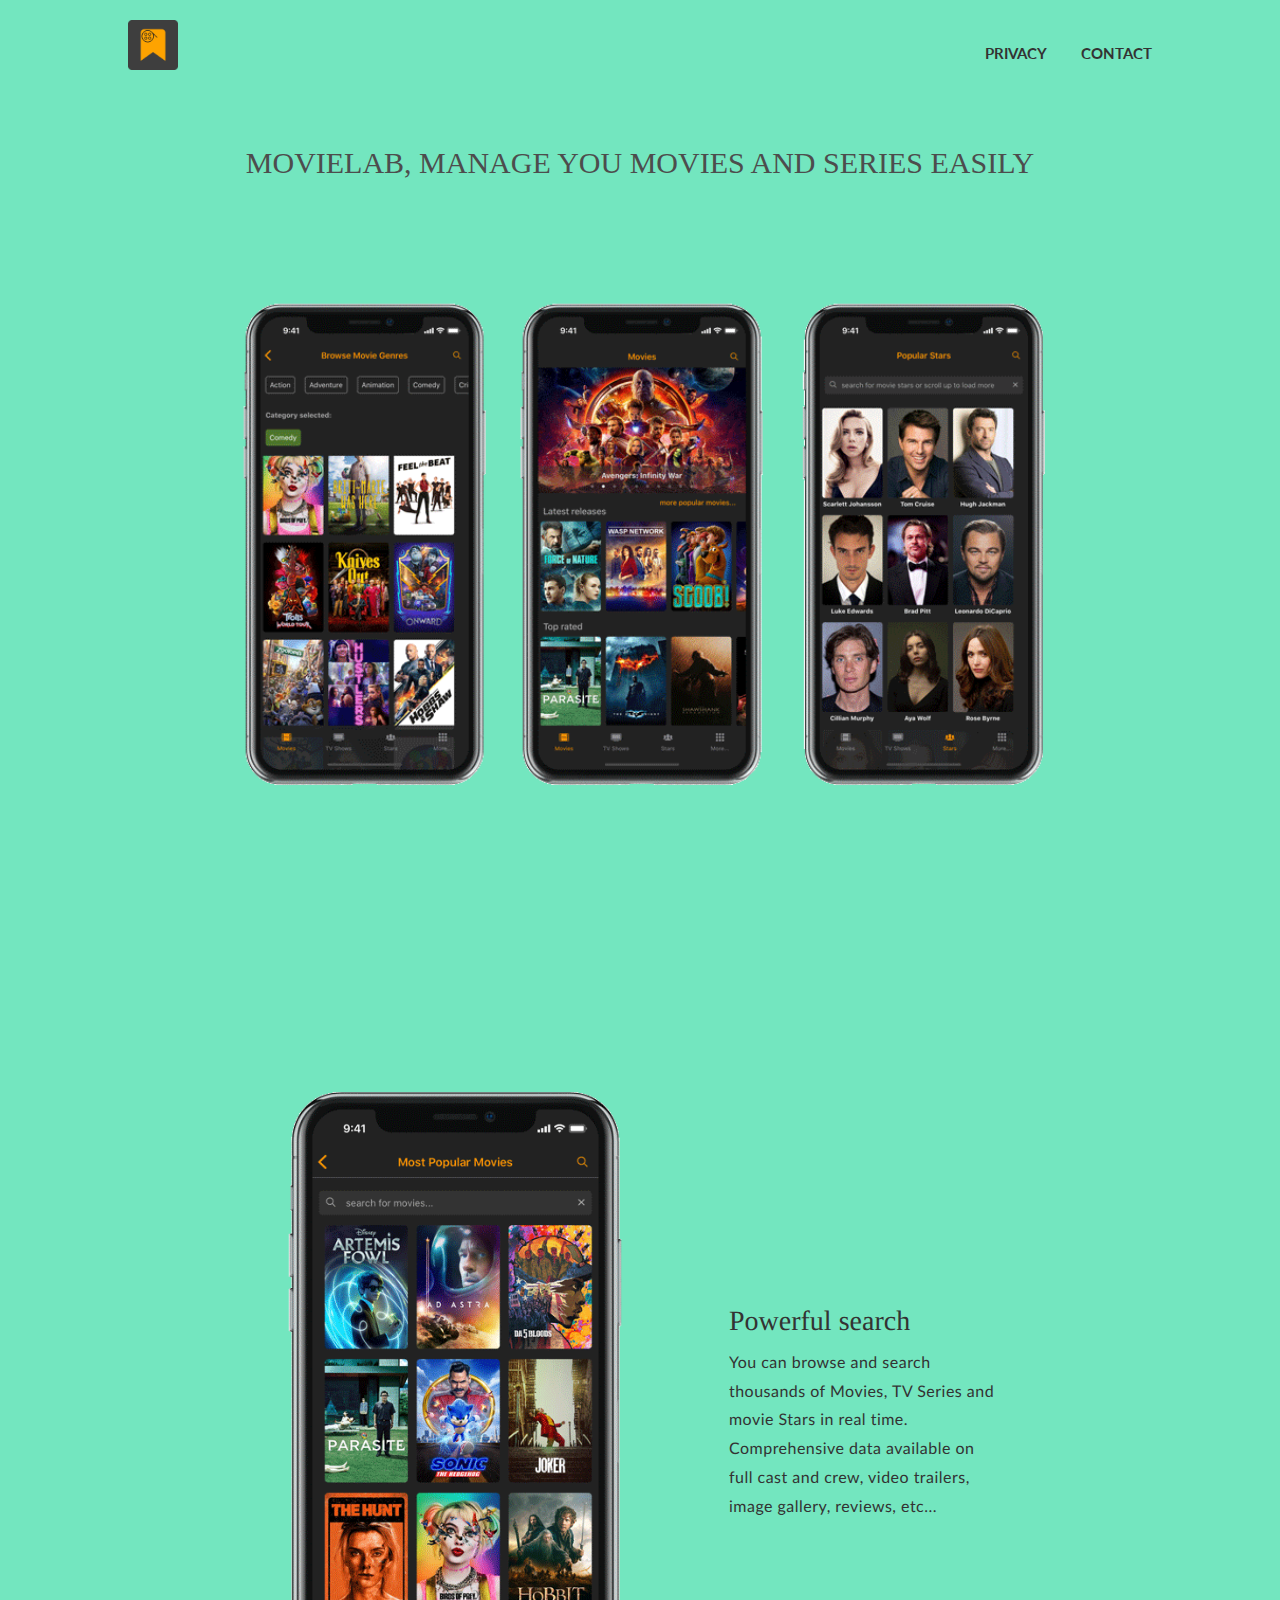
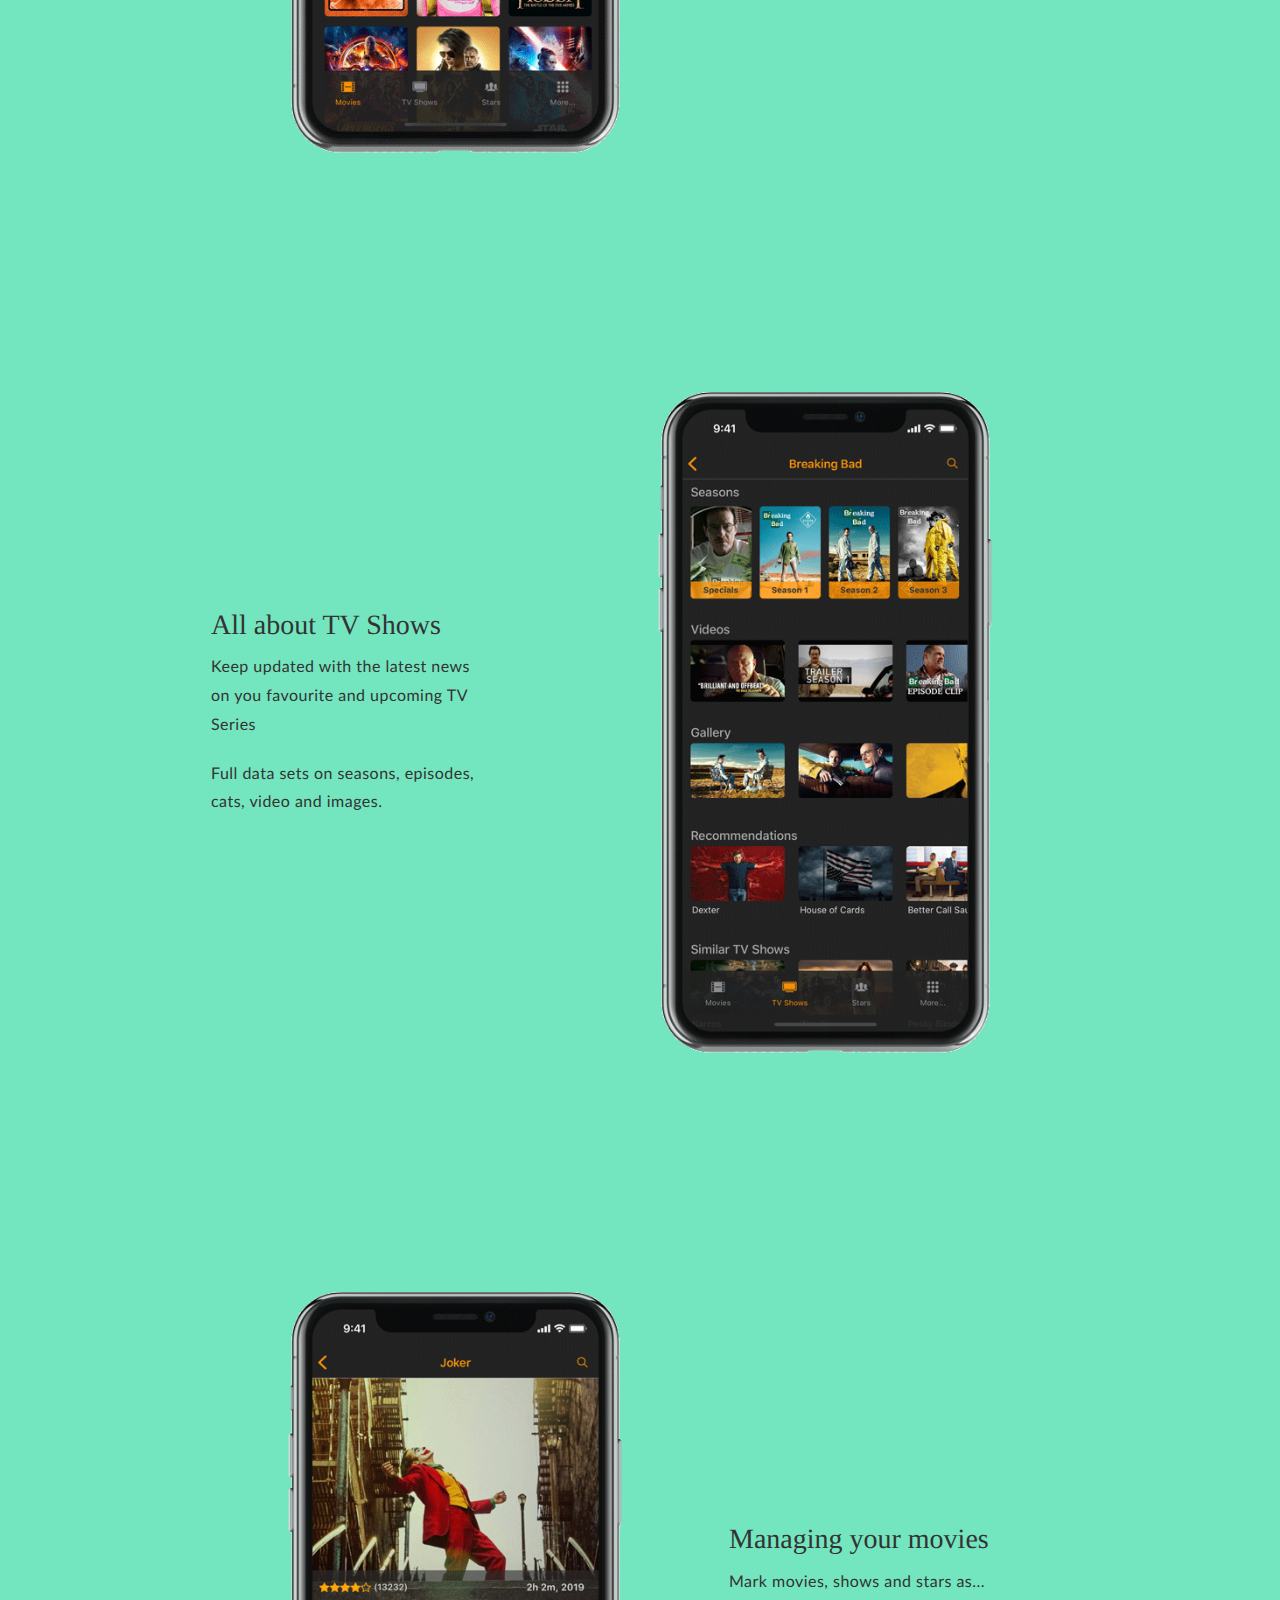
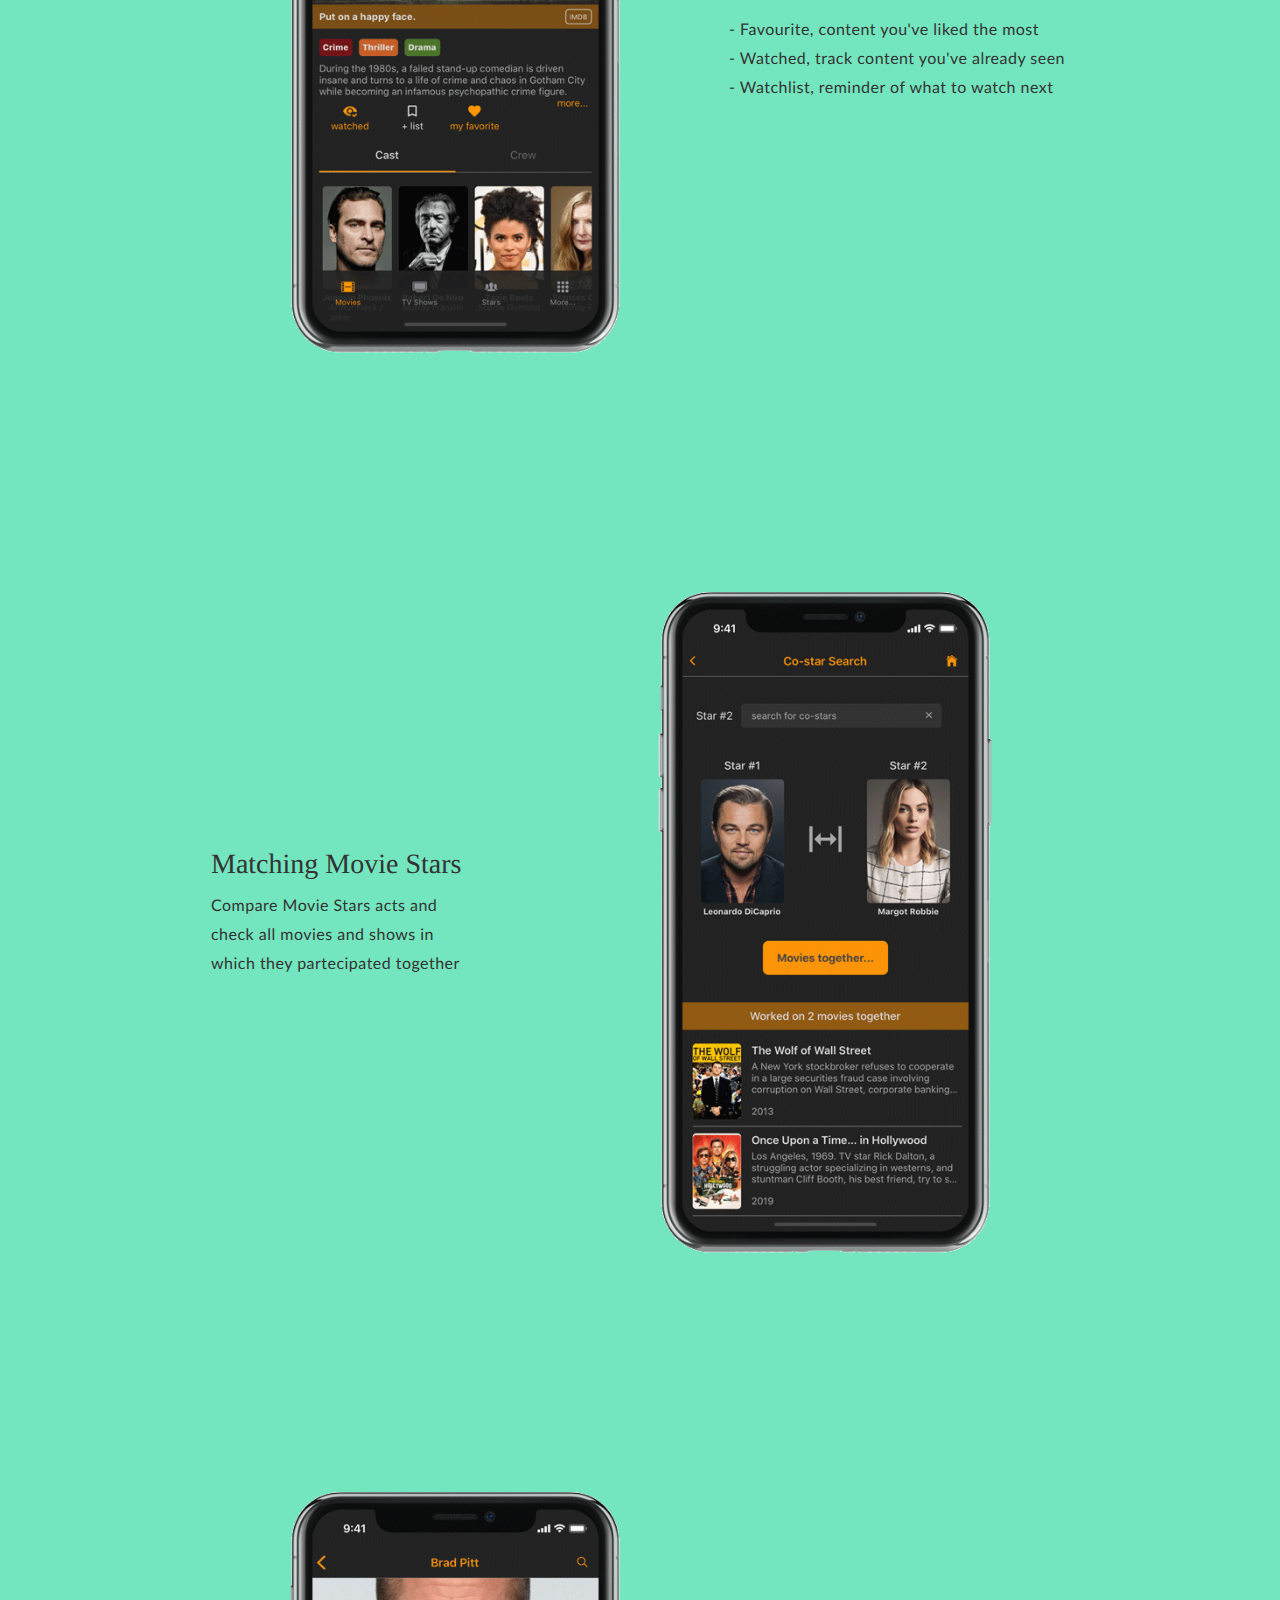
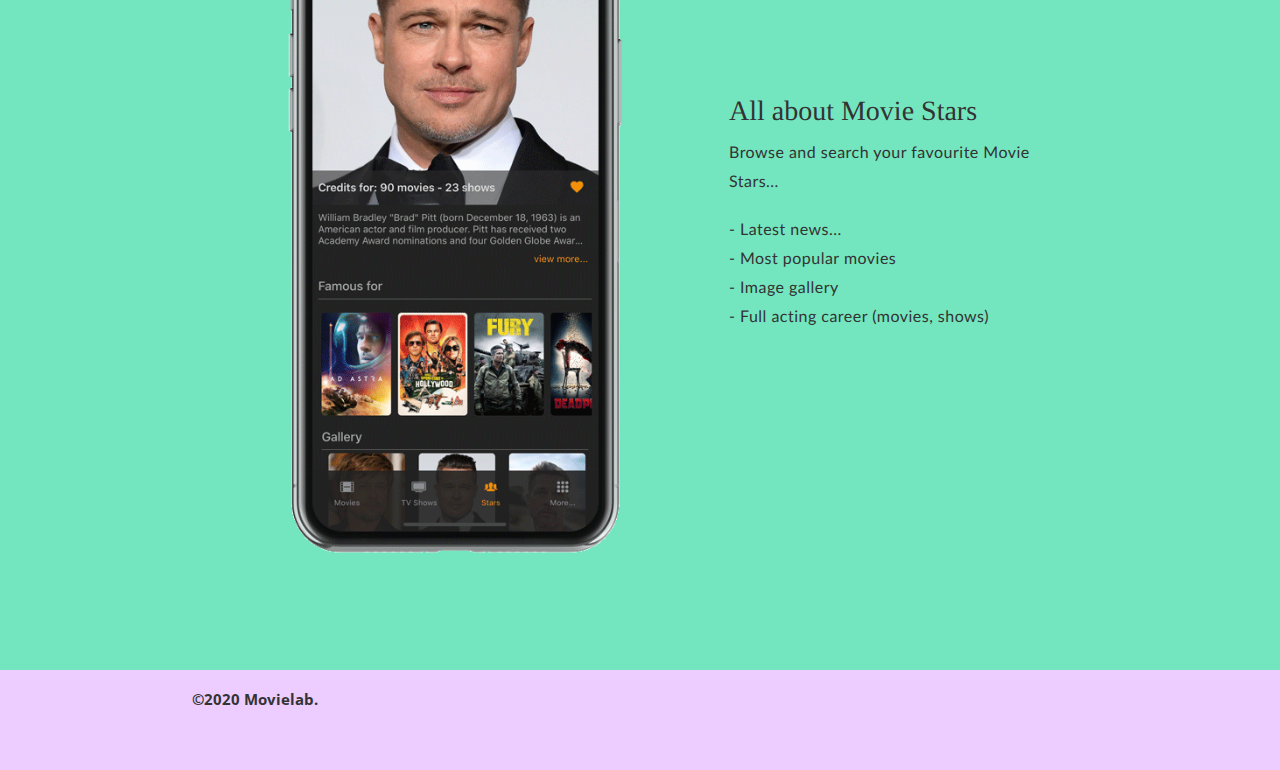
<file: index.html>
<!doctype html>
<html class="no-js" lang="en">
  <head>
    <meta charset="utf-8" />
    <meta name="viewport" content="width=device-width, initial-scale=1.0" />
    <title>Movielab - Comprehensive Movie directory</title>
    <link rel="stylesheet" href="css/foundation.css" />
    <link rel="stylesheet" href="css/animate.css">
    <link href="css/keeply.css" rel="stylesheet" type="text/css">
    <script src="js/jquery.js"></script>
    <script type="text/javascript" src="js/waypoints.js"></script>
    <script type="text/javascript" src="js/jquery.throttle.debounce.min.js"></script>
    <link href='http://fonts.googleapis.com/css?family=Lato:300,400' rel='stylesheet' type='text/css'>
    <!-- Global site tag (gtag.js) - Google Analytics -->
    <script async src="https://www.googletagmanager.com/gtag/js?id=G-0PQLXKKGZ6"></script>
    <script>
      window.dataLayer = window.dataLayer || [];
      function gtag(){dataLayer.push(arguments);}
      gtag('js', new Date());

      gtag('config', 'G-0PQLXKKGZ6');
    </script>
    <!-- <meta property="og:title" content="Keeply - Protect your Private Files, Photos, Notes and Passwords"/>
    <meta property="og:url" content="http://inappshrimp.com/keeply"/>
    <meta property="og:image" content="http://inappshrimp.com/keeply/img/fb-load2.png"/>
    <meta property="og:site_name" content="Keeply Privacy App"/>
    <meta property="og:description" content="A must-have app for storing your private moments and data on your phone. Made by In-App Shrimp"/> -->
    <style>
      /* body {
        color: #222222;
        background-color: #bfbfbf;
        padding: 0;
        margin: 0;
        margin-left: 15%;
        margin-right: 15%;
        font-family: "Lato", sans-serif;
        font-weight: normal;
        font-style: normal;
        position: relative;
        cursor: default;
      } */
      a {
        color: #333;
      }
      a:hover {
        color: #333;
      }
      .txtHeader {
        text-align: center;
        margin-bottom: 30px;
      }
      .headerTab {
        height: 70px;
        padding-top: 20px;
        margin-left: 10%;
      }
      .headerLeft {
        float: left;
        width: 70%;
      }
      .headerRight {
        float: right;
        width: 30%;
      }
      .logo {
        width: 50px;
        height: 50px;
      }
      .header-link-wrapper {
        right: 10%;
        margin-top: 25px;
        display: inline;
        position: absolute;
      }
      .header-link {
        display: inline;
        font-size: 15px;
        font-weight: 700;
        color: #333;
        text-transform: uppercase;
        margin-left: 30px;
        text-decoration: none;
      }
      .footer .copyright {
        height: 20px;
        display: inline;
        position: absolute;
        margin-top: 20px;
        margin-left: 15%;
      }
      .footer .copyright h5 {
        font-size: 15px;
        line-height: 0.8;
        color: #333;
        font-weight: bold;
      }
    </style>
  </head>
  <body>

<!-- HEADER -->
  <div class="headerTab">
    <div class="headerLeft">
      <a href="index.html">
        <img class="logo" src="images/movielab-logo.png" />
      </a>
    </div>
    <div class="headerRight">
      <div class="header-link-wrapper">
        <a class="header-link" href="terms.html" target="_self">PRIVACY</a>
        <a class="header-link" href="mailto:movielab.club@gmail.com" target="_self">CONTACT</a>
      </div>
    </div>
  </div>

<!-- MOBILE -->
<div class="row mobile-slide-3 show-for-small-only">
        <div class="small-12 columns slide text-center">
              <h2>Movielab, manage you Movies and Series easily</h2>
              <img class="mobile-img" src="images/ipadMobile.png" data-interchange="[images/ipadMobile@2x.png, (retina)]" />
        </div>
  </div>
<!-- TABLETS UP -->
<div id="73e6bf" class="row color color-changer window show-for-medium-up">

        <div class="hunna back-pin">
          <div id="animacija1" class="pin hunna">
            <div class="top text-center">
              <h3>Movielab, manage you Movies and Series easily</h3>
            </div>
          </div>
        </div>
  </div>

<!--  BROWSE AND SEARCH -->


<!-- MOBILE -->
<div class="row mobile-slide-1 show-for-small-only">
        <div class="small-12 columns slide text-center">
              <h2>Powerful search</h2>
              <img class="mobile-img" src="images/search.png" data-interchange="[images/search@2x.png, (retina)]" />
              <p>You can browse and search thousands of Movies, TV Series and movie Stars in real time. Comprehensive data available on full cast and crew, video trailers, image gallery, reviews, etc...</p>
        </div>
  </div>

<!-- TABLETS UP -->
<div id="ffe099" class="row color color-changer window show-for-medium-up">

        <div class="small-6 large-7 columns hunna back-enkica"></div>

        <div class="small-5 large-4 end end columns hunna slide">
          <div class="vertical-wrap">
            <div class="vertical">
              <h2>Powerful search</h2>
              <p>You can browse and search thousands of Movies, TV Series and movie Stars in real time. Comprehensive data available on full cast and crew, video trailers, image gallery, reviews, etc...</p>
            </div>
          </div>
        </div>
  </div>

<!-- TV SHOWS -->

<!-- MOBILE -->
<div class="row mobile-slide-2 show-for-small-only">
        <div class="small-12 columns slide text-center">
              <h2>All about TV Shows</h2>
              <img class="mobile-img" src="images/show.png" data-interchange="[images/show@2x.png, (retina)]" />
              <p>Keep updated with the latest news on you favourite and upcoming TV Series</p>
              <p>Full data sets on seasons, episodes, cats, video and images.</p>
        </div>
  </div>

<!-- TABLETS -->
<div id="73cde6" class="row color color-changer window show-for-medium-up">
        <div class="small-5 large-4 end columns hunna slide">
          <div class="vertical-wrap">
            <div class="vertical">
              <h2>All about TV Shows</h2>
              <p>Keep updated with the latest news on you favourite and upcoming TV Series</p>
              <p>Full data sets on seasons, episodes, cats, video and images.</p>
            </div>
          </div>
        </div>
        <div id="animacija2" class="small-6 large-7 columns hunna back-dvojkica"></div>
</div>

<!--  MOVIE MANAGEMENT -->

<!-- MOBILE -->
<div class="row mobile-slide-0 show-for-small-only">
        <div class="small-12 columns slide text-center">
              <h2>Managing your movies</h2>
              <img class="mobile-img" src="images/movie.png" data-interchange="[images/movie@2x.png, (retina)]" />
              <p>Mark movies, shows and stars as...</p>
              <p> - Favourite, content you've liked the most
                <br> - Watched, track content you've already seen
                 <br> - Watchlist, reminder of what to watch next
              </p>
        </div>
  </div>


<!-- TABLETS -->
<div id="edccff" class="row color color-changer window show-for-medium-up">

        <div id="animacija3" class="small-6 large-7 columns hunna back-movie"></div>

        <div class="small-5 large-5 end columns hunna slide">
          <div class="vertical-wrap">
            <div class="vertical">
              <h2>Managing your movies</h2>
              <p>Mark movies, shows and stars as...</p>
              <p> - Favourite, content you've liked the most
                <br> - Watched, track content you've already seen
                 <br> - Watchlist, reminder of what to watch next
              </p>
            </div>
          </div>
        </div>
</div>


<!-- CO-STAR SEARCH -->

<!-- MOBILE -->
<div class="row mobile-slide-4 show-for-small-only">

        <div class="small-12 columns slide text-center">

              <h2>Matching Movie Stars</h2>

              <img class="mobile-img" src="images/costar.png" data-interchange="[images/costar@2x.png, (retina)]" />

              <p>Compare Movie Stars acts and check all movies and shows in which they partecipated together </p>
        </div>
  </div>


<!-- TABLETS UP -->
<div id="bfbfbf" class="row color color-changer window show-for-medium-up">
        <div id="animacija5" class="small-5 large-4 end columns hunna slide">
          <div class="vertical-wrap">
            <div class="vertical">
              <h2>Matching Movie Stars</h2>
              <p>Compare Movie Stars acts and check all movies and shows in which they partecipated together </p>
            </div>
          </div>
        </div>
        <div id="animacija4" class="small-6 large-7 columns hunna back-stirkica"></div>
</div>

<!--  stars searching-->

<!-- MOBILE -->
<div class="row mobile-slide-3 show-for-small-only">
        <div class="small-12 columns slide text-center">
              <h2>All about Movie Stars</h2>
              <img class="mobile-img" src="images/cast.png" data-interchange="[images/cast@2x.png, (retina)]" />
              <p>Browse and search your favourite Movie Stars...</p>
              <p> - Latest news...
                <br> - Most popular movies
                 <br> - Image gallery
                 <br> - Full acting career (movies, shows)
              </p>
        </div>
  </div>


<!-- TABLETS -->
<div id="edccff" class="row color color-changer window show-for-medium-up">
        <div id="animacija3" class="small-6 large-7 columns hunna back-trojkica"></div>
        <div class="small-5 large-5 end columns hunna slide">
          <div class="vertical-wrap">
            <div class="vertical">
              <h2>All about Movie Stars</h2>
              <p>Browse and search your favourite Movie Stars...</p>
              <p> - Latest news...
                <br> - Most popular movies
                 <br> - Image gallery
                 <br> - Full acting career (movies, shows)
              </p>
            </div>
          </div>
        </div>
</div>

<!-- <div class="try-wrap">
<a href="https://itunes.apple.com/us/app/keeply-protect-your-private/id757172898?mt=8" target="_blank" class="full-width try"></a>
<div class="try-image"></div>
</div> -->

<!--  FOOTER -->

<!-- MOBILE -->
<div class="row footer-mobile show-for-small-only">
  <div class="small-12 columns text-center">
    <div class="madeby">
      <h5>@2020 Movielab. </h5>
    </div>
  </div>
</div>

<!-- TABLETS UP -->
<div class="row full-width footer show-for-medium-up">
  <div class="copyright">
    <h5>©2020 Movielab. </h5>
  </div>
</div>
    <script src="js/foundation.min.js"></script>
    <script>
      $(document).foundation();
    </script>

<script type="text/javascript">
// $('#73e6bf').waypoint(function() {
//   $('#animacija1').addClass('animated animated1 fadeInDown');
// }, { offset: '20%' });

var isiPad = navigator.userAgent.match(/iPad/i) != null;

if (isiPad == true) {
  $(".color-changer").each(function(index, element) {
    $(element).css("background-color", "#" + element.id)
  })
} else {
  $(".color-changer").waypoint(function(direction) {
    $("body").css("background-color", "#" + this.id)
  }, { offset: '10%' })
}


</script>

<script>
$(function(){
    setTimeout(function(){$('body').css('overflow','auto');}, 2000);
});
</script>
<script>
var $cog = $('#rotate'),
    $body = $('body'),
    bodyHeight = $body.height();

function getScrollTop(){
    if(typeof pageYOffset!= 'undefined'){
        //most browsers except IE before #9
        return pageYOffset;
    }
    else{
        var B= document.body; //IE 'quirks'
        var D= document.documentElement; //IE with doctype
        D= (D.clientHeight)? D: B;
        return D.scrollTop;
    }
}

$(window).scroll( $.throttle(20, function () {
    var scroll = getScrollTop();
    $cog.css({
        'transform': 'rotate(' + (scroll / bodyHeight * 180) + 'deg)',
        '-moz-transform': 'rotate(' + (scroll / bodyHeight * 180) + 'deg)',
        '-ms-transform': 'rotate(' + (scroll / bodyHeight * 180) + 'deg)',
        '-o-transform:rotate': 'rotate(' + (scroll / bodyHeight * 180) + 'deg)'
    });
}));
</script>

  </body>
</html>
</file>
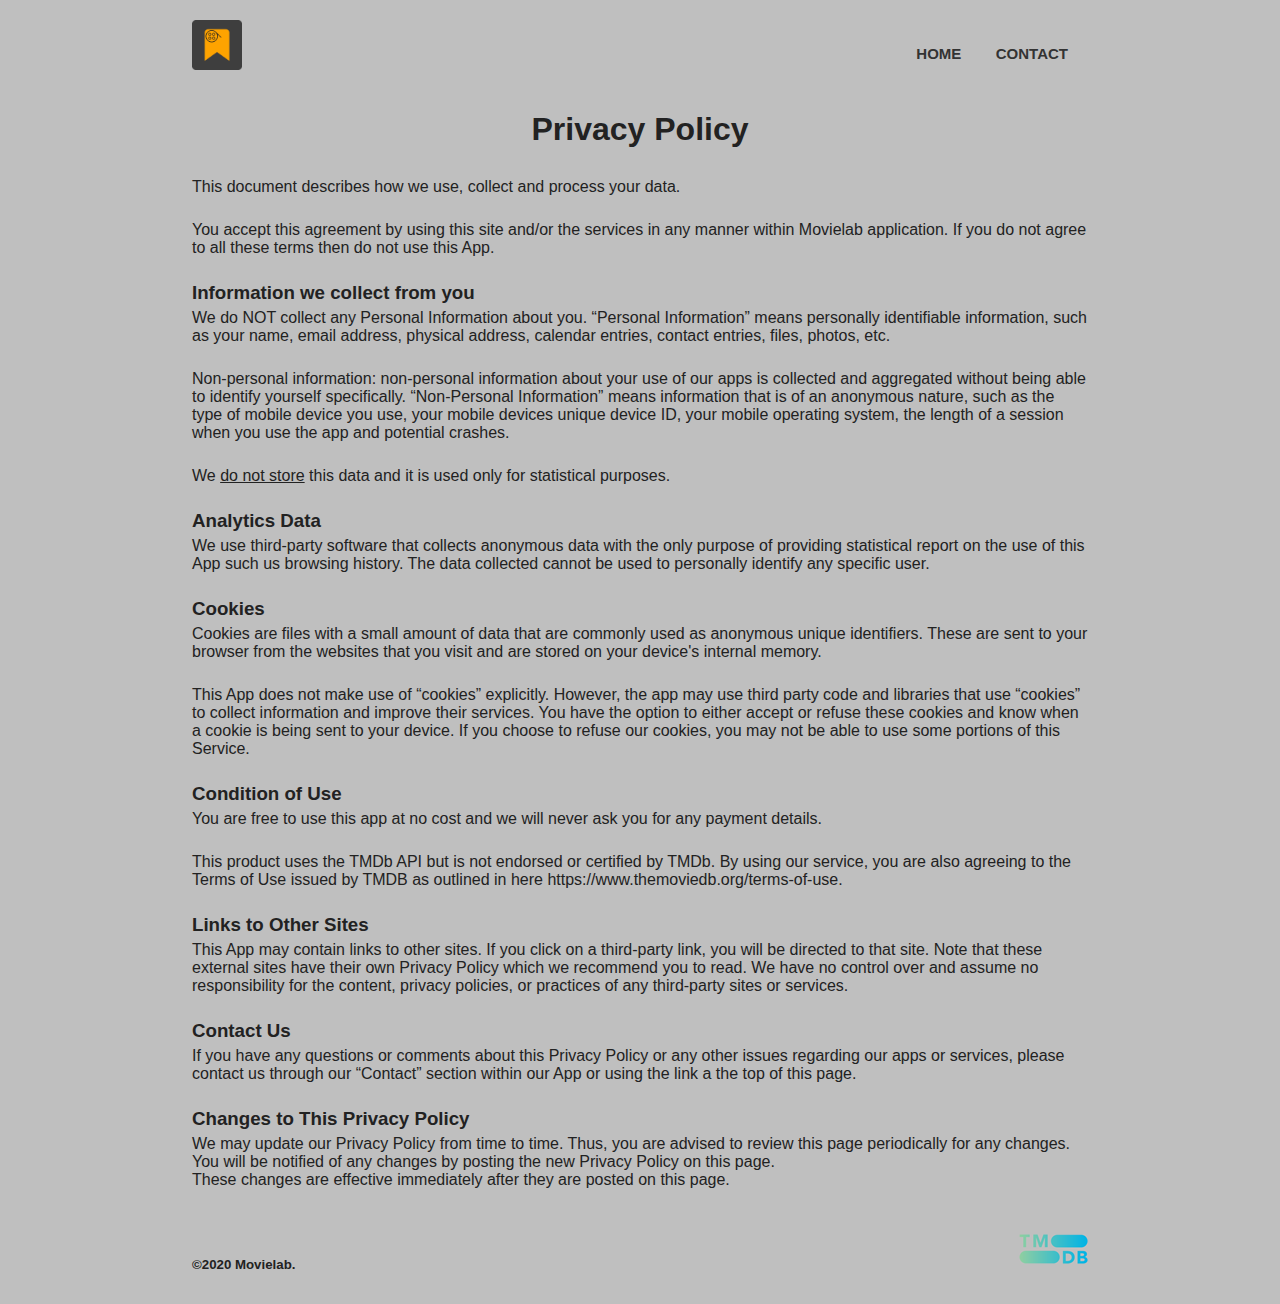
<file: terms.html>
<!DOCTYPE html>
<html>
  <head>
    <title>Movielab - Privacy Policy</title>
    <!-- Global site tag (gtag.js) - Google Analytics -->
    <script async src="https://www.googletagmanager.com/gtag/js?id=G-0PQLXKKGZ6"></script>
    <script>
      window.dataLayer = window.dataLayer || [];
      function gtag(){dataLayer.push(arguments);}
      gtag('js', new Date());

      gtag('config', 'G-0PQLXKKGZ6');
    </script>
    <style>
      body {
        color: #222222;
        background-color: #bfbfbf;
        padding: 0;
        margin: 0;
        margin-left: 15%;
        margin-right: 15%;
        font-family: "Lato", sans-serif;
        font-weight: normal;
        font-style: normal;
        position: relative;
        cursor: default;
      }
      h3 {
        margin: 0;
      }
      p {
        margin-top: 5px;
        margin-bottom: 25px;
      }
      .txtHeader {
        text-align: center;
        margin-bottom: 30px;
      }
      .header {
        height: 70px;
        padding-top: 20px;
        width: 100%
      }
      .headerLeft {
        float: left;
        width: 70%;
      }
      .headerRight {
        float: right;
        width: 30%;
        border-width: 1;
      }
      .logo {
        width: 50px;
        height: 50px;
      }
      .footer {
        height: 100px;
      }
      .footer .madeby {
        display: inline;
        position: absolute;
        margin-top: 25px;
        font-size: 16px;
        font-weight: 300;
      }
      .header-link-wrapper {
        right: 20px;
        margin-top: 25px;
        display: inline;
        position: absolute;
      }
      .logoRight {
        float: right;
      }
      .header-link {
        display: inline;
        font-size: 15px;
        font-weight: 700;
        color: #333;
        text-transform: uppercase;
        margin-left: 30px;
        text-decoration: none;
      }
    </style>
  </head>
  <body>
    <div class="header">
      <div class="headerLeft">
        <a href="index.html">
          <img class="logo" src="images/movielab-logo.png" />
        </a>
      </div>
      <div class="headerRight">
        <div class="header-link-wrapper">
          <a class="header-link" href="index.html" target="_self">HOME</a>
          <a class="header-link" href="mailto:movielab.club@gmail.com" target="_self">CONTACT</a>
        </div>
      </div>
    </div>
    <div>
      <div class="txtHeader">
        <h1>Privacy Policy</h1>
      </div>
      <div>
        <p>This document describes how we use, collect and process your data.</p><p>You accept this agreement by using this site and/or the services in any manner within Movielab application. If you do not agree to all these terms then do not use this App.</p>
      </div>
      <div>
        <h3>Information we collect from you</h3>
      </div>
      <div>
        <p>We do NOT collect any Personal Information about you. “Personal Information” means personally identifiable information, such as your name, email address, physical address, calendar entries, contact entries, files, photos, etc.</p>
        <p>Non-personal information: non-personal information about your use of our apps is collected and aggregated without being able to identify yourself specifically. “Non-Personal Information” means information that is of an anonymous nature, such as the type of mobile device you use, your mobile devices unique device ID, your mobile operating system, the length of a session when you use the app and potential crashes.</p>
        <p>We <u>do not store</u> this data and it is used only for statistical purposes.</p>
      </div>
      <div>
        <h3>Analytics Data</h3>
      </div>
      <div>
        <p>We use third-party software that collects anonymous data with the only purpose of providing statistical report on the use of this App such us browsing history. The data collected cannot be used to personally identify any specific user. </p>
      </div>
      <div>
        <h3>Cookies</h3>
      </div>
      <div>
        <p>Cookies are files with a small amount of data that are commonly used as anonymous unique identifiers. These are sent to your browser from the websites that you visit and are stored on your device's internal memory.</p>
        <p>This App does not make use of “cookies” explicitly. However, the app may use third party code and libraries that use “cookies” to collect information and improve their services. You have the option to either accept or refuse these cookies and know when a cookie is being sent to your device. If you choose to refuse our cookies, you may not be able to use some portions of this Service.	</p>
      </div>
      <div>
        <h3>Condition of Use</h3>
      </div>
      <div>
        <p>You are free to use this app at no cost and we will never ask you for any payment details.</p>
        <p>This product uses the TMDb API but is not endorsed or certified by TMDb. By using our service, you are also agreeing to the Terms of Use issued by TMDB as outlined in here https://www.themoviedb.org/terms-of-use. </p>
      </div>
      <div>
        <h3>Links to Other Sites</h3>
      </div>
      <div>
        <p>This App may contain links to other sites. If you click on a third-party link, you will be directed to that site. Note that these external sites have their own Privacy Policy which we recommend you to read. We have no control over and assume no responsibility for the content, privacy policies, or practices of any third-party sites or services.</p>
      </div>
      <div>
        <h3>Contact Us</h3>
      </div>
      <div>
        <p>If you have any questions or comments about this Privacy Policy or any other issues regarding our apps or services, please contact us through our “Contact” section within our App or using the link a the top of this page.</p>
      </div>
      <div>
        <h3>Changes to This Privacy Policy</h3>
      </div>
      <div>
        <p>We may update our Privacy Policy from time to time. Thus, you are advised to review this page periodically for any changes. You will be notified of any changes by posting the new Privacy Policy on this page.<br>These changes are effective immediately after they are posted on this page.</p>
      </div>
    </div>
    <!-- FOOTER -->
    <div class="header">
      <div class="headerLeft">
          <h5>©2020 Movielab. </h5>
      </div>
      <div class="headerRight">
          <img class="logoRight" src="images/tmdbLogo.png" />
      </div>
    </div>
  </body>
</html>
</file>
<file: css/keeply.css>
/*
* KEEPLY THE SHIZZLE
*/

html{height:100%}
body {overflow:hidden;
	font-family: 'Lato', sans-serif;
	margin:0;
	padding:0;
	/*background-color: #ede7e2; */
	background-color: #2f2f2f;
	height:100%;
	 -webkit-transition: background-color 700ms;
     -moz-transition: background-color 700ms;
     -o-transition: background-color 700ms;
     -ms-transition: background-color 700ms;
     transition: background-color 700ms;

}


/* -- -- -- -- MOBILE -- -- -- -- */

@media only screen and (max-width: 40em) {
  .column,
  .columns {
    position: relative;
    padding-left: 1.4em;
    padding-right: 1.4em;
    float: left; }}

.mobile-slide-0 { background-color: #73e6bf; padding-top: 30px; padding-bottom: 15px;}
.mobile-slide-1 { background-color: #ffe099; padding-top: 30px; padding-bottom: 15px;}
.mobile-slide-2 { background-color: #73cde6; padding-top: 30px; padding-bottom: 15px;}
.mobile-slide-3 { background-color: #edccff; padding-top: 30px; padding-bottom: 15px;}
.mobile-slide-4 { background-color: #999999; padding-top: 30px; padding-bottom: 15px;}

.mobile-slide-6 { background-color: #333333;}

.mobile-links { background-color: #ede7e2; padding-top: 75px; padding-bottom: 75px;}

.mobile-img {padding-top: 5px; padding-bottom: 5px; width:260px;}
.mobile-img-safe {padding-top: 15px; padding-bottom: 10px; width:176px;}

.mobile-logo {
		width: 30px;
		height: 30px;
		background-image: url(../images/movielab-logo.png);
		background-repeat: no-repeat;
		background-position: 50% 50%;
		display: inline;
		position: absolute;
	}

		/* @media
		only screen and (-webkit-min-device-pixel-ratio: 2),
		only screen and (   min--moz-device-pixel-ratio: 2),
		only screen and (     -o-min-device-pixel-ratio: 2/1),
		only screen and (        min-device-pixel-ratio: 2),
		only screen and (                min-resolution: 192dpi),
		only screen and (                min-resolution: 2dppx) {

			.mobile-logo {
				width: 100%;
				height: 30px;
				background-image: url(../images/logo.png);
				background-repeat: no-repeat;
				background-position: 50% 50%;
				background-size: 96px 30px;
				display: inline;
				position: absolute;
			}} */


.full-width { width: 100%; max-width: 100%; }

.hunna {height: 100%;}
.fiddy {height: 50%;}
.hidden {display: none !important;}


.intro-window {
    height:100%;
    width: 100%;
}

.window {
    height:100%;
    min-height: 100%;
    width: 100%;
}

.window4 {
    height:100%;
    width: 100%;
}

.window3 {
    height:80%;
}

.min-height {min-height: 500px;}

.pad250 {height:250px;}


.pin {position: relative;}

.pin .top {
	position: absolute;
    width: 100%;
    top: 8%;
}


.pin .bottom {
	position: absolute;
    width: 100%;
    bottom: 8%;
    text-align: center;}

.pin h3 {
	font-family: 'NittiBold', serif;
	font-size: 30px;
	color: #4d4d4d;
	text-transform: uppercase;
	margin: 0;}

	@media only screen and (max-width: 40em) { .pin h3 {
		font-size: 20px;}}

/*.slide {
	padding-right: 5em;
	padding-left: 0em;
}*/

.slide h2 {
	font-family: 'NittiBold', serif;
	font-size: 28px;
	color: #333;
	text-rendering: geometricPrecision;
}

	@media only screen and (max-width: 40em) { .slide h2 {
		font-size: 20px;}}

.slide p {
	font-family: 'Lato', sans-serif;
	font-size: 16px;
	color: #333;
	line-height: 1.8em;
	letter-spacing: 0.03em;
	text-rendering: geometricPrecision;
}
	@media only screen and (max-width: 40em) { .slide p {
		font-size: 12px;letter-spacing: 0.05em;}}

.special-window {
	background-color: #bfbfbf;
	padding-top: 140px;
	padding-bottom: 140px;
}
	@media only screen and (max-width: 40em) {.special-window {
		padding-top: 75px;
		padding-bottom: 75px;
	}}

.special h6 {
	font-family: 'Nitti', serif;
	font-size: 40px;
	color: #4d4d4d;
	margin-bottom: 75px;
}
	@media only screen and (max-width: 64.063em) { .special h6 {
		font-size: 36px;}}
	@media only screen and (max-width: 40em) { .special h6 {
		font-size: 26px; margin-bottom: 40px;}}

.special h5 {
	font-family: 'NittiBold', serif;
	font-size: 16px;
	color: #4d4d4d;
	text-rendering: geometricPrecision;
}
.special p {
	font-family: 'Lato', sans-serif;
	font-size:14px;
	color: #666;
	margin-bottom: 4rem;
}

@media only screen and (max-width: 40em) {.special p {width: 200px;
display: inline-block;}}

.special-icon {
	width: 100%;
	height: 100px;
	background-repeat: no-repeat;
	background-position: 50% 50%;}

.special-icon-1 {background-image: url(../images/icons/icon-special-1.png);}
.special-icon-2 {background-image: url(../images/icons/icon-special-2.png);}
.special-icon-3 {background-image: url(../images/icons/icon-special-3.png);}
.special-icon-4 {background-image: url(../images/icons/icon-special-4.png);}

/* @media only screen and (-webkit-min-device-pixel-ratio: 2),
		only screen and (   min--moz-device-pixel-ratio: 2),
		only screen and (     -o-min-device-pixel-ratio: 2/1),
		only screen and (        min-device-pixel-ratio: 2),
		only screen and (                min-resolution: 192dpi),
		only screen and (                min-resolution: 2dppx) {
			.special-icon-1 {
				background-image: url(../images/icons/icon-special-1.png);
				background-size:80px 80px;}}
@media
		only screen and (-webkit-min-device-pixel-ratio: 2),
		only screen and (   min--moz-device-pixel-ratio: 2),
		only screen and (     -o-min-device-pixel-ratio: 2/1),
		only screen and (        min-device-pixel-ratio: 2),
		only screen and (                min-resolution: 192dpi),
		only screen and (                min-resolution: 2dppx) {
			.special-icon-2 {
				background-image: url(../images/icons/icon-special-2.png);
				background-size:80px 80px;}}
@media
		only screen and (-webkit-min-device-pixel-ratio: 2),
		only screen and (   min--moz-device-pixel-ratio: 2),
		only screen and (     -o-min-device-pixel-ratio: 2/1),
		only screen and (        min-device-pixel-ratio: 2),
		only screen and (                min-resolution: 192dpi),
		only screen and (                min-resolution: 2dppx) {
			.special-icon-3 {
				background-image: url(../images/icons/icon-special-3.png);
				background-size:80px 80px;}}
@media
		only screen and (-webkit-min-device-pixel-ratio: 2),
		only screen and (   min--moz-device-pixel-ratio: 2),
		only screen and (     -o-min-device-pixel-ratio: 2/1),
		only screen and (        min-device-pixel-ratio: 2),
		only screen and (                min-resolution: 192dpi),
		only screen and (                min-resolution: 2dppx) {
			.special-icon-4 {
				background-image: url(../images/icons/icon-special-4.png);
				background-size:80px 80px;}} */


/* - -- - - - --- - BACKGROUNDS - - --- - - - -- */

.back-pin {
	background-repeat: no-repeat;
	background-size: contain;
	background-position: 50% 50%;
	background-image: url(../images/main.png);}
	/* background-image: url(../images/back-pin.png);} */

			/* @media only screen and (-webkit-min-device-pixel-ratio: 2),
						only screen and (   min--moz-device-pixel-ratio: 2),
						only screen and (     -o-min-device-pixel-ratio: 2/1),
						only screen and (        min-device-pixel-ratio: 2),
						only screen and (                min-resolution: 192dpi),
						only screen and (                min-resolution: 2dppx) {
							.back-pin { background-image: url(../images/back-pin.png);}}

			@media only screen and (min-width: 120.063em), (min-height: 64.063em) {.back-pin {
			background-image: url(../images/back-pin.png);}} */


.back-enkica {
	background-repeat: no-repeat;
	background-size: contain;
	background-position: 50% 50%;
	/* background-image: url(../images/back-enkica.png);} */
	background-image: url(../images/search.png);}

			@media only screen and (-webkit-min-device-pixel-ratio: 2),
						only screen and (   min--moz-device-pixel-ratio: 2),
						only screen and (     -o-min-device-pixel-ratio: 2/1),
						only screen and (        min-device-pixel-ratio: 2),
						only screen and (                min-resolution: 192dpi),
						only screen and (                min-resolution: 2dppx) {
							.back-enkica {background-image: url(../images/search.png);}}

			@media only screen and (min-width: 120.063em), (min-height: 64.063em) {.back-enkica {
			background-image: url(../images/search.png);}}


.back-dvojkica {
	background-repeat: no-repeat;
	background-size: contain;
	background-position: 50% 50%;
	background-image: url(../images/show.png);}
	/* background-image: url(../images/back-dvojkica.png);} */

			@media only screen and (-webkit-min-device-pixel-ratio: 2),
						only screen and (   min--moz-device-pixel-ratio: 2),
						only screen and (     -o-min-device-pixel-ratio: 2/1),
						only screen and (        min-device-pixel-ratio: 2),
						only screen and (                min-resolution: 192dpi),
						only screen and (                min-resolution: 2dppx) {
							.back-dvojkica {background-image: url(../images/show.png);}}

			@media only screen and (min-width: 120.063em), (min-height: 64.063em) {.back-dvojkica {
			background-image: url(../images/show.png);}}

.back-movie {
	background-repeat: no-repeat;
	background-size: contain;
	background-position: 50% 50%;
	background-image: url(../images/movie.png);}
	/* background-image: url(../images/back-dvojkica.png);} */

			@media only screen and (-webkit-min-device-pixel-ratio: 2),
						only screen and (   min--moz-device-pixel-ratio: 2),
						only screen and (     -o-min-device-pixel-ratio: 2/1),
						only screen and (        min-device-pixel-ratio: 2),
						only screen and (                min-resolution: 192dpi),
						only screen and (                min-resolution: 2dppx) {
							.back-movie {background-image: url(../images/movie.png);}}

			@media only screen and (min-width: 120.063em), (min-height: 64.063em) {.back-movie {
			background-image: url(../images/movie.png);}}

.back-trojkica {
	background-repeat: no-repeat;
	background-size: contain;
	background-position: 50% 50%;
	background-image: url(../images/cast.png);}
	/* background-image: url(../images/back-trojkica.png);} */

			@media only screen and (-webkit-min-device-pixel-ratio: 2),
						only screen and (   min--moz-device-pixel-ratio: 2),
						only screen and (     -o-min-device-pixel-ratio: 2/1),
						only screen and (        min-device-pixel-ratio: 2),
						only screen and (                min-resolution: 192dpi),
						only screen and (                min-resolution: 2dppx) {
							.back-trojkica {background-image: url(../images/cast.png);}}

			@media only screen and (min-width: 120.063em), (min-height: 64.063em) {.back-trojkica {
			background-image: url(../images/cast.png);}}

.back-stirkica {
	background-repeat: no-repeat;
	background-size: contain;
	background-position: 50% 50%;
	background-image: url(../images/costar.png);}
	/* background-image: url(../images/back-stirkica.png);} */

			@media only screen and (-webkit-min-device-pixel-ratio: 2),
						only screen and (   min--moz-device-pixel-ratio: 2),
						only screen and (     -o-min-device-pixel-ratio: 2/1),
						only screen and (        min-device-pixel-ratio: 2),
						only screen and (                min-resolution: 192dpi),
						only screen and (                min-resolution: 2dppx) {
							.back-stirkica { background-image: url(../images/costar.png);}}

			@media only screen and (min-width: 120.063em), (min-height: 64.063em) {.back-stirkica {
			background-image: url(../images/costar.png);}}


/*VERTICAL*/


.vertical-wrap {
		display: table;
		width: 100%;
		height: 100%;
}

.vertical {
		padding:0;
		margin:0;
		overflow:auto;
		position:relative;
		display: table-cell;
		vertical-align: middle;
		background:no-repeat 50% 50%;

}

.vertical-wrap-bottom {
		display: table;
		width: 100%;
		height: 100%;
}

.vertical-bottom {
		padding:0;
		margin:0;
		overflow:auto;
		position:relative;
		display: table-cell;
		vertical-align:bottom;
}

/* ----- NAVIGATION ----- */



.color{}



.navigation {
bottom: 0px;
position: absolute;
text-align: center;
background: transparent;
height: 50px;
}



.sub-nav dt,
.sub-nav dd,
.sub-nav li {
    float: none;
    display: inline-block;
	margin-left: 0;
	margin-bottom: 0;
    font-family: "Helvetica Neue", "Helvetica", Helvetica, Arial, sans-serif;
    font-weight: normal;
    font-size: 0.875rem;
    color: #999999;
	height: 38px;
	width: 38px;
	}

.sub-nav dt a, .sub-nav dd a, .sub-nav li a, .sub-nav dt.active a, .sub-nav dd.active a, .sub-nav li.active a {
-webkit-border-radius: 0px;
border-radius: 0px;
font-weight: normal;
background: transparent;
padding: 0;
cursor: auto;
color: white;
height: 100%;
width: 100%;
}

.sub-nav dt.active a,
    .sub-nav dd.active a,
    .sub-nav li.active a {
      -webkit-border-radius: 0px;
      border-radius: 0px;
      font-weight: normal;
      background: transparent;
      padding:0;
      cursor: auto;
      color: white; }
      .sub-nav dt.active a:hover,
      .sub-nav dd.active a:hover,
      .sub-nav li.active a:hover {
        background: transparent; }


/*LINK ICONS TABLET UP*/

.icon {
    float: none;
    display: inline-block;
	margin-left: 0;
	margin-bottom: 0;
	height: 38px;
	width: 38px;
	background-repeat: no-repeat;
	background-position: 50% 50%;
	margin-top: 85px;
	margin-bottom: 85px;
	padding: 0px 30px 0px 30px;
}

.links-icon-1 {background-image: url(../images/icons/mf-01.png);margin-right: 38px;}
.links-icon-2 {background-image: url(../images/icons/mf-02.png);margin-right: 33px;}
.links-icon-3 {background-image: url(../images/icons/mf-03.png);margin-right: 35px;}
.links-icon-4 {background-image: url(../images/icons/mf-04.png);}

/*LINK ICONS MOBILE*/


.links-icons-row-1 {margin-top: 50px; margin-bottom: 50px;}
.links-icons-row-2 {margin-top: 0px; margin-bottom: 50px;}

		@media only screen and (max-width: 40em) {
			.icon {
			    float: none;
			    display: inline-block;
				margin-left: 0;
				margin-bottom: 0;
				margin-top: 0;
				height: 38px;
				width: 38px;
				background-repeat: no-repeat;
				background-position: 50% 50%;

		}}

		@media only screen and (max-width: 40em) {
			.links-icon-1 {margin-right: 57px;}}

		@media only screen and (max-width: 40em) {
			.links-icon-2 {margin-right: 0px;}}

		@media only screen and (max-width: 40em) {
			.links-icon-3 {margin-right: 57px;}}

		@media only screen and (max-width: 40em) {
			.links-icon-4 {margin-right: 4px;}}



@media
		only screen and (-webkit-min-device-pixel-ratio: 2),
		only screen and (   min--moz-device-pixel-ratio: 2),
		only screen and (     -o-min-device-pixel-ratio: 2/1),
		only screen and (        min-device-pixel-ratio: 2),
		only screen and (                min-resolution: 192dpi),
		only screen and (                min-resolution: 2dppx) {
			.links-icon-1 {
				background-image: url(../images/icons/mf-01.png);
				background-size: 37px 37px;}}
@media
		only screen and (-webkit-min-device-pixel-ratio: 2),
		only screen and (   min--moz-device-pixel-ratio: 2),
		only screen and (     -o-min-device-pixel-ratio: 2/1),
		only screen and (        min-device-pixel-ratio: 2),
		only screen and (                min-resolution: 192dpi),
		only screen and (                min-resolution: 2dppx) {
			.links-icon-2 {
				background-image: url(../images/icons/mf-02.png);
				background-size: 37px 37px;}}
@media
		only screen and (-webkit-min-device-pixel-ratio: 2),
		only screen and (   min--moz-device-pixel-ratio: 2),
		only screen and (     -o-min-device-pixel-ratio: 2/1),
		only screen and (        min-device-pixel-ratio: 2),
		only screen and (                min-resolution: 192dpi),
		only screen and (                min-resolution: 2dppx) {
			.links-icon-3 {
				background-image: url(../images/icons/mf-03.png);
				background-size: 37px 37px;}}
@media
		only screen and (-webkit-min-device-pixel-ratio: 2),
		only screen and (   min--moz-device-pixel-ratio: 2),
		only screen and (     -o-min-device-pixel-ratio: 2/1),
		only screen and (        min-device-pixel-ratio: 2),
		only screen and (                min-resolution: 192dpi),
		only screen and (                min-resolution: 2dppx) {
			.links-icon-4 {
				background-image: url(../images/icons/mf-04.png);
				background-size: 37px 37px;}}




/*  -------------BANNER----------- */

/*BANNER ANIMATIONS*/

#banner, #banner-copy {
	-webkit-animation-duration: 2200ms;
	-moz-animation-duration:2200ms;
	-o-animation-duration:2200ms;
	-ms-animation-duration:2200ms;
	animation-duration:2200ms;

    -webkit-animation-delay: 2000ms;
	-moz-animation-delay:2000ms;
	-o-animation-delay:2000ms;
	-ms-animation-delay:2000ms;
	animation-delay:2000ms;
	    overflow:hidden;
}

#appstoreanim {
	-webkit-animation-duration: 1500ms;
	-moz-animation-duration:1500ms;
	-o-animation-duration:1500ms;
	-ms-animation-duration:1500ms;
	animation-duration:1500ms;

    -webkit-animation-delay: 3800ms;
	-moz-animation-delay:3800ms;
	-o-animation-delay:3800ms;
	-ms-animation-delay:3800ms;
	animation-delay:3800ms;
}

#banner-top {
	-webkit-animation-duration: 1000ms;
	-moz-animation-duration:1000ms;
	-o-animation-duration:1000ms;
	-ms-animation-duration:1000ms;
	animation-duration:1000ms;

    -webkit-animation-delay: 4000ms;
	-moz-animation-delay:4000ms;
	-o-animation-delay:4000ms;
	-ms-animation-delay:4000ms;
	animation-delay:4000ms;
}

.quartered-bottom {
	-webkit-animation-duration: 3000ms;
	-moz-animation-duration:3000ms;
	-o-animation-duration:3000ms;
	-ms-animation-duration:3000ms;
	animation-duration:3000ms;

    -webkit-animation-delay: 3000ms;
	-moz-animation-delay:3000ms;
	-o-animation-delay:3000ms;
	-ms-animation-delay:3000ms;
	animation-delay:3000ms;
}

#banner-subtitle {
	-webkit-animation-duration: 1500ms;
	-moz-animation-duration:1500ms;
	-o-animation-duration:1500ms;
	-ms-animation-duration:1500ms;
	animation-duration:1500ms;

    -webkit-animation-delay: 4000ms;
	-moz-animation-delay:4000ms;
	-o-animation-delay:4000ms;
	-ms-animation-delay:4000ms;
	animation-delay:4000ms;
}




.quartered-bottom h1 {
	font-family: 'Nitti', sans-serif;

	font-size: 45px;
	color: #FFF;

}


@media only screen and (max-width: 50em) {
	.quartered-bottom h1 {
		font-size: 40px;
		margin: 0 auto;
		margin-top: 50px;}}

@media only screen and (max-width: 45em) {
	.quartered-bottom h1 {
		font-size: 35px;
		margin: 0 auto;
		margin-top: 50px;}}

@media only screen and (max-width: 40em) {
	.quartered-bottom h1 {
		font-size: 60px;
		margin: 0 auto;
		margin-top: 50px;}}

@media only screen and (max-width: 30em) {
	.quartered-bottom h1 {
		font-size: 44px;
		margin: 0 auto;
		margin-top: 50px;}}

@media only screen and (max-width: 20em) {
	.quartered-bottom h1 {
		font-size: 33px;
		margin: 0 auto;
		margin-top: 50px;}}


.centered {
	position: absolute;
    width: 100%;
	right:0;
    top: 10%;
    text-align: center;}

.quartered-top {
	position: absolute;
    width: 100%;
    left: 50%;
    top: 6%;
    text-align: center;
    transform: translate(-50%, -25%);
    -webkit-transform: translate(-50%, -25%);
    -moz-transform: translate(-50%, -25%);
    -ms-transform: translate(-50%, -25%);}

.quartered-bottom {
	position: absolute;
    width: 100%;
    top: 80%;
    text-align: center;}

@media only screen and (max-width: 40em) {
	.quartered-bottom {
	top: 50%;
}}


.quartered-bottom h2 {
	font-family: 'Lato', sans-serif;
	font-size: 17px;
	color: #FFF;
	font-weight: 300;
	padding-bottom: 26px;
	letter-spacing: 0.2em;
}
.quartered-bottom a {
	height: 100%;
	width: 134px;
}

.appstore {
	width: 175px;
	height: 62px;
	background-image: url(../images/appstore.png);
	background-repeat: no-repeat;
	background-position: 50% 50%;
	display: block;
	position: absolute;
	right: -32px;
	margin-top: 40px;
	-webkit-transition: right 300ms ease;
	-moz-transition: right 300ms ease;
	-o-transition: right 300ms ease;
	-ms-transition: right 300ms ease;
	transition: right 300ms ease;
}

.appstore:hover {right: -20px;}


		@media
		only screen and (-webkit-min-device-pixel-ratio: 2),
		only screen and (   min--moz-device-pixel-ratio: 2),
		only screen and (     -o-min-device-pixel-ratio: 2/1),
		only screen and (        min-device-pixel-ratio: 2),
		only screen and (                min-resolution: 192dpi),
		only screen and (                min-resolution: 2dppx) {
			.appstore {
				width: 175px;
				height: 62px;
				background-image: url(../images/appstore.png);
				background-size: 175px 62px;
		}}

.banner-loading {
	background-image: url(../images/loading.png);
	background-size: contain;
	background-position: 50% 50%;
	background-repeat: no-repeat;
	height: 100%;
	width: 100%;
	/* background-color: #24acd1; */
	background-color: #2f2f2f;
}

.banner {
	padding: 0;
	margin: 0;
	overflow: auto;
	background-image: url(../images/banner.png);
	background-repeat: no-repeat;
	background-size: contain;
	height: 100%;
	width: 100%;
	background-position: 50% 50%;
	background-color: #2f2f2f;
	/* background-color: #24acd1; */
}

/* @media	only screen and (-webkit-min-device-pixel-ratio: 2),
		only screen and (   min--moz-device-pixel-ratio: 2),
		only screen and (     -o-min-device-pixel-ratio: 2/1),
		only screen and (        min-device-pixel-ratio: 2),
		only screen and (                min-resolution: 192dpi),
		only screen and (                min-resolution: 2dppx) {
			.banner {background-image: url(../images/banner.png);}} */

/* @media only screen and (max-width: 40em) {.banner {
		background-image:none;}}
@media only screen and (min-width: 120.063em), (min-height: 64.063em) {.banner {
		background-image: url(../images/banner.png);}} */

.banner-copy {
	padding: 0;
	margin: 0;
	overflow: hidden;
	height: 100%;
	width: 100%;
}

	.banner .top {
		position: absolute;
		margin: 30px 40px 0px 40px;
		left: 0;
		right: 0;
		top: 0;
	}

	.banner .logo {
		width: "10%";
		height: "10%";
		background-image: url(../images/movielab-logo.png);
		display: inline;
		position: absolute;
	}
	/* @media
		only screen and (-webkit-min-device-pixel-ratio: 2),
		only screen and (   min--moz-device-pixel-ratio: 2),
		only screen and (     -o-min-device-pixel-ratio: 2/1),
		only screen and (        min-device-pixel-ratio: 2),
		only screen and (                min-resolution: 192dpi),
		only screen and (                min-resolution: 2dppx) {
			.banner .logo {
				background-image: url(../images/logo.png);
				background-size:96px 30px;}} */

	.banner-link-wrapper {
	right: 0;
	display: inline;
	position: absolute;
	top: 0;
	}

	.banner-link {
		display: inline;
		font-family: 'Nitti', serif;
		font-size: 15px;
		color: #FFF;
		text-transform: uppercase;
		margin-left: 30px;
		text-rendering: geometricPrecision;
	}

	.banner-link {
     -webkit-transition: opacity 300ms ease;
     -moz-transition: opacity 300ms ease;
     -o-transition: opacity 300ms ease;
     -ms-transition: opacity 300ms ease;
     transition: opacity 300ms ease;}

.banner-link:hover {opacity: 0.5; color: #fff;}

	.banner .bottomed {
		position: absolute;
		margin: 0 auto;
		bottom: 0;
		left: 0;
		right: 0;
		text-align: center;
		background-image: url(../images/more.png);
		background-repeat: no-repeat;
		background-position: 50% 50%;
		height: 60px;
	}

	/* @media
		only screen and (-webkit-min-device-pixel-ratio: 2),
		only screen and (   min--moz-device-pixel-ratio: 2),
		only screen and (     -o-min-device-pixel-ratio: 2/1),
		only screen and (        min-device-pixel-ratio: 2),
		only screen and (                min-resolution: 192dpi),
		only screen and (                min-resolution: 2dppx) {
			.banner .bottomed {
				background-image: url(../images/more.png);
				background-size:10px 6px;}}

	@media only screen and (max-width: 40em) {.banner .bottomed {
		height: 25px;
	}} */






.banner .bottomed {
 	-webkit-animation-duration: 1s;
	-moz-animation-duration: 1s;
	-ms-animation-duration: 1s;
	-o-animation-duration: 1s;
	animation-duration: 1s;
    -webkit-animation-iteration-count: infinite;
	-moz-animation-iteration-count: infinite;
	-ms-animation-iteration-count: infinite;
	-o-animation-iteration-count: infinite;
	animation-iteration-count: infinite;
    -webkit-animation-fill-mode: backwards;
	-moz-animation-fill-mode: backwards;
	-ms-animation-fill-mode: backwards;
	-o-animation-fill-mode: backwards;
	animation-fill-mode: backwards;
	-webkit-animation-delay: 4000ms;
	-moz-animation-delay: 4000ms;
	-ms-animation-delay: 4000ms;
	-o-animation-delay: 4000ms;
	animation-delay: 4000ms;
	-webkit-animation-direction: alternate;
	-moz-animation-direction: alternate;
	-ms-animation-direction: alternate;
	-o-animation-direction: alternate;
	animation-direction: alternate;
}




.links {
	margin-top: 100px;
	margin-bottom: 100px;
}
.links h4, .mobile-links h4 {
	font-family: 'Nitti', serif;
	font-size: 40px;
	color: #4d4d4d;}

	@media only screen and (max-width: 90.063em) {.links h4, .mobile-links h4 {
		font-size: 34px;
	}}

	@media only screen and (max-width: 64.063em) {.links h4, .mobile-links h4 {
		font-size: 25px;
	}}

	@media only screen and (max-width: 40em) {.links h4, .mobile-links h4 {
		font-size: 20px;
	}}



.links h5, .mobile-links h5 {
	font-family: 'Nitti', serif;
	font-size: 22px;
	color: #4d4d4d;
	letter-spacing: 0.02em;
}
.mobile-links h5 {
}
	@media only screen and (max-width: 90.063em) {.links h5, .mobile-links h5 {
		font-size: 18px;
	}}

	@media only screen and (max-width: 40em) {.links h5, .mobile-links h5 {
		font-size: 12px;
}}




.features {background-color: #ede7e2;}




.safe-window {
	background-color: #333;
	padding-top: 140px;
	padding-bottom: 140px;
}
	@media only screen and (max-width: 40em) {.safe {
		padding-top: 75px;
		padding-bottom: 75px;
	}}

.min-window {
	height: 360px;
}

.safe h2 {
	font-family: 'NittiBold', serif;
	font-size: 28px;
	color: #bbbdbf;
	text-rendering: geometricPrecision;
}
	@media only screen and (max-width: 40em) { .safe h2 {
		font-size: 20px;}}

.safe p {
	font-family: 'Lato', sans-serif;
	font-size: 16px;
	color: #bbbdbf;
	line-height: 1.8em;
	letter-spacing: 0.03em;
	text-rendering: geometricPrecision;
}
	@media only screen and (max-width: 40em) { .safe p {
		font-size: 12px;letter-spacing: 0.05em;}}

.white p, .white h2 {color: #fff;}


.window2 {
    height:360px;
    margin-top: 300px;
}

.animated1 {display: block;}

.safe-wrap {
	background-image: url(../images/safe-wrap.png);
	background-repeat: no-repeat;
	background-size: 176px 370px;
	height: 370px;
	width: 176px;
	margin: 0 auto;
}
	/* @media
		only screen and (-webkit-min-device-pixel-ratio: 2),
		only screen and (   min--moz-device-pixel-ratio: 2),
		only screen and (     -o-min-device-pixel-ratio: 2/1),
		only screen and (        min-device-pixel-ratio: 2),
		only screen and (                min-resolution: 192dpi),
		only screen and (                min-resolution: 2dppx) {
			.safe-wrap {
	background-image: url(../images/safe-wrap.png);
	background-size: 176px 370px;}} */



.safe-inner {
	background-image: url(../images/safe-inner.png);
	background-repeat: no-repeat;
	background-size: 72px 72px;
	height: 72px;
	width: 72px;
	top: 170px;
	left: 52px;
	position: relative;
}
/* @media
		only screen and (-webkit-min-device-pixel-ratio: 2),
		only screen and (   min--moz-device-pixel-ratio: 2),
		only screen and (     -o-min-device-pixel-ratio: 2/1),
		only screen and (        min-device-pixel-ratio: 2),
		only screen and (                min-resolution: 192dpi),
		only screen and (                min-resolution: 2dppx) {
			.safe-inner {
	background-image: url(../images/safe-inner.png);
	background-size: 72px 72px;
	}} */





/*TRY KEEPLY*/

.try-wrap {background-color: #16d998; position: relative;}
.try {
	height: 250px;
	display: block;
	background-color: #16d998;

     -webkit-transition: all 300ms ease;
     -moz-transition: all 300ms ease;
     -o-transition: all 300ms ease;
     -ms-transition: all 300ms ease;
     transition: all 300ms ease;
}
	/* @media only screen and (max-width: 40em) {.try {
		height: 150px;
	}} */

.try:hover {
	transform: scale(1,1.08);
	-ms-transform: scale(1,1.08);
	-webkit-transform: scale(1,1.08);
}


.try-image {
	background-image: url(../images/get.svg);
	background-repeat: no-repeat;
	background-position: 50% 50%;
	height: 100%;
	width:100%;
	display: block;
	position: absolute;
	top: 0;
	pointer-events: none;
}
	@media only screen and (max-width: 40em) {.try-image {
		background-size: 80%;
	}}

.try-image:hover {background-size: 30%;}



.try:hover { -webkit-transform: scale(1,1.08);}



/*TRY KEEPLY MOBILE*/

.try-wrap-mobile {background-color: #16d998; position: relative;}
.try-mobile {
	height: 80px;
	display: block;
	background-color: #131313;
     -webkit-transition: all 300ms ease;
     -moz-transition: all 300ms ease;
     -o-transition: all 300ms ease;
     -ms-transition: all 300ms ease;
     transition: all 300ms ease;
}

.try-mobile:hover {
	transform: scale(1,1.08);
	-ms-transform: scale(1,1.08);
	-webkit-transform: scale(1,1.08);
}


.try-image-mobile {
	background-image: url(../images/mobile-appstore.svg);
	background-repeat: no-repeat;
	background-position: 50% 50%;
	height: 100%;
	width:100%;
	display: block;
	position: absolute;
	top: 0;
	pointer-events: none;
	background-size: 200px;
}

.try-image-mobile:hover {background-size: 30%;}






/*FOOTER*/

.footer {
	background-color: #edccff;
	height: 100px;
}

.footer .top {
		margin: 30px 40px 0px 40px;
	}

	/* @media
		only screen and (-webkit-min-device-pixel-ratio: 2),
		only screen and (   min--moz-device-pixel-ratio: 2),
		only screen and (     -o-min-device-pixel-ratio: 2/1),
		only screen and (        min-device-pixel-ratio: 2),
		only screen and (                min-resolution: 192dpi),
		only screen and (                min-resolution: 2dppx) {
			.footer .logo {
				background-image: url(../images/shrimp.png);
				background-size:64px 64px;}} */


.footer .madeby {

		height: 60px;
		display: inline;
		position: absolute;
		margin-top: 45px;
		margin-left: 30px;
	}
.footer .madeby h5 {
		font-family: 'Nitti', serif;
		font-size: 15px;
		line-height: 0.8;
		color: #333;}

	.footer-link-wrapper {
	right: 30px;
	margin-top: 45px;
	display: inline;
	position: absolute;
	}

	@media only screen and (max-width: 40em) {
		.footer-link-wrapper {
		margin-top: 170px;
		right:auto;
		position: relative;}}

	.footer-link {
		display: inline;
		font-family: 'Nitti', serif;
		font-size: 15px;
		color: #333;
		text-transform: uppercase;
		margin-left: 30px;
	}
@media only screen and (max-width: 40em) {
		.footer-link {
			margin-top: 15px;
		display: block;
		margin-left: 0px;
	}}

.footer .bottom {
	bottom: 12px;
	}

.footer p {
	font-family: 'Nitti', serif;
	font-size: 10px;
	color: #333;
	text-align: right;
	margin-top: 97px;
	right: 30px;
	position: absolute;
}

.footer h6 {
	font-family: 'Nitti', serif;
	font-size: 12px;
	color: #b2b2b2;
	text-align: right;
	margin-top: 197px;
	margin-right: 30px;
}



.footer a {	color: #4d4d4d;
     -webkit-transition: opacity 300ms ease;
     -moz-transition: opacity 300ms ease;
     -o-transition: opacity 300ms ease;
     -ms-transition: opacity 300ms ease;
     transition: opacity 300ms ease;}

.footer a:hover {opacity: 0.5;}

.footer p a {font-weight: bold;}

.footer-icon-wrap {	margin-right: 30px;}

.footer-icon {
    float: right;
    display: inline-block;
	height: 50px;
	background-repeat: no-repeat;
	background-image: url(../images/friends.png);}

	/* @media
		only screen and (-webkit-min-device-pixel-ratio: 2),
		only screen and (   min--moz-device-pixel-ratio: 2),
		only screen and (     -o-min-device-pixel-ratio: 2/1),
		only screen and (        min-device-pixel-ratio: 2),
		only screen and (                min-resolution: 192dpi),
		only screen and (                min-resolution: 2dppx) {
			.footer-icon {background-image: url(../images/friends.png);}} */

.footer-icon-1 {
	width: 52px;
	background-position: 10px 8px;}

	/* @media
		only screen and (-webkit-min-device-pixel-ratio: 2),
		only screen and (   min--moz-device-pixel-ratio: 2),
		only screen and (     -o-min-device-pixel-ratio: 2/1),
		only screen and (        min-device-pixel-ratio: 2),
		only screen and (                min-resolution: 192dpi),
		only screen and (                min-resolution: 2dppx) {
			.footer-icon-1, .footer-icon-2, .footer-icon-3, .footer-icon-4, .footer-icon-5, .footer-icon-6 {background-size: 290px 34px;}} */




.footer-icon-2 {
	width: 38px;
	background-position: -40px 8px;}
.footer-icon-3 {
	width: 72px;
	background-position: -76px 8px;}
.footer-icon-4 {
	width: 50px;
	background-position: -145px 8px;}
.footer-icon-5 {
	width: 40px;
	background-position: -194px 8px;}
.footer-icon-6 {
	width: 50px;
	background-position: -232px 8px;}



/*FOOTER MOBILE*/

hr.line-footer {
background-color: #4d4d4d;
height: 2px;
width: 100%;
margin-bottom: 30px;
margin-top: 30px;
position: relative;
}

.footer-mobile {
	background-color: #edccff;
}
.footer-mobile p {
	padding-top: 50px;
	font-family: 'Nitti', serif;
	font-size: 10px;
	color: #4d4d4d;
	padding-bottom: 25px;
	letter-spacing: -0.01em;
}

.footer-mobile a {	color: #4d4d4d;
     -webkit-transition: opacity 300ms ease;
     -moz-transition: opacity 300ms ease;
     -o-transition: opacity 300ms ease;
     -ms-transition: opacity 300ms ease;
     transition: opacity 300ms ease;}

.footer-mobile a:hover {opacity: 0.5;}
.footer-mobile p a {font-weight: bold;}
.footer-bottom {height: 200px;}


	/* @media
		only screen and (-webkit-min-device-pixel-ratio: 2),
		only screen and (   min--moz-device-pixel-ratio: 2),
		only screen and (     -o-min-device-pixel-ratio: 2/1),
		only screen and (        min-device-pixel-ratio: 2),
		only screen and (                min-resolution: 192dpi),
		only screen and (                min-resolution: 2dppx) {
			.footer .logo {
				background-image: url(../images/shrimp.png);
				background-size:64px 64px;}} */


/*
.footer-mobile .logo {
		width: 100%;
		background-repeat: no-repeat;
		background-position: 50% 50%;
		height: 64px;
		background-image: url(../images/shrimp.png);
		position: relative;
		margin: auto 0;
		margin-bottom: 40px;
		margin-top: 20px;
		display: block;}

@media	only screen and (-webkit-min-device-pixel-ratio: 2),
		only screen and (   min--moz-device-pixel-ratio: 2),
		only screen and (     -o-min-device-pixel-ratio: 2/1),
		only screen and (        min-device-pixel-ratio: 2),
		only screen and (                min-resolution: 192dpi),
		only screen and (                min-resolution: 2dppx) {
			.footer-mobile .logo {
				background-image: url(../images/shrimp.png);
				background-size:64px 64px;}}
 */


.footer-mobile .madeby {
		height: 64px;
		display: inline;
		position: relative;}
.footer-mobile .madeby h5 {
		font-family: 'Nitti', serif;
		font-size: 15px;
		line-height: 0.8;
		color: #333;}
</file>
